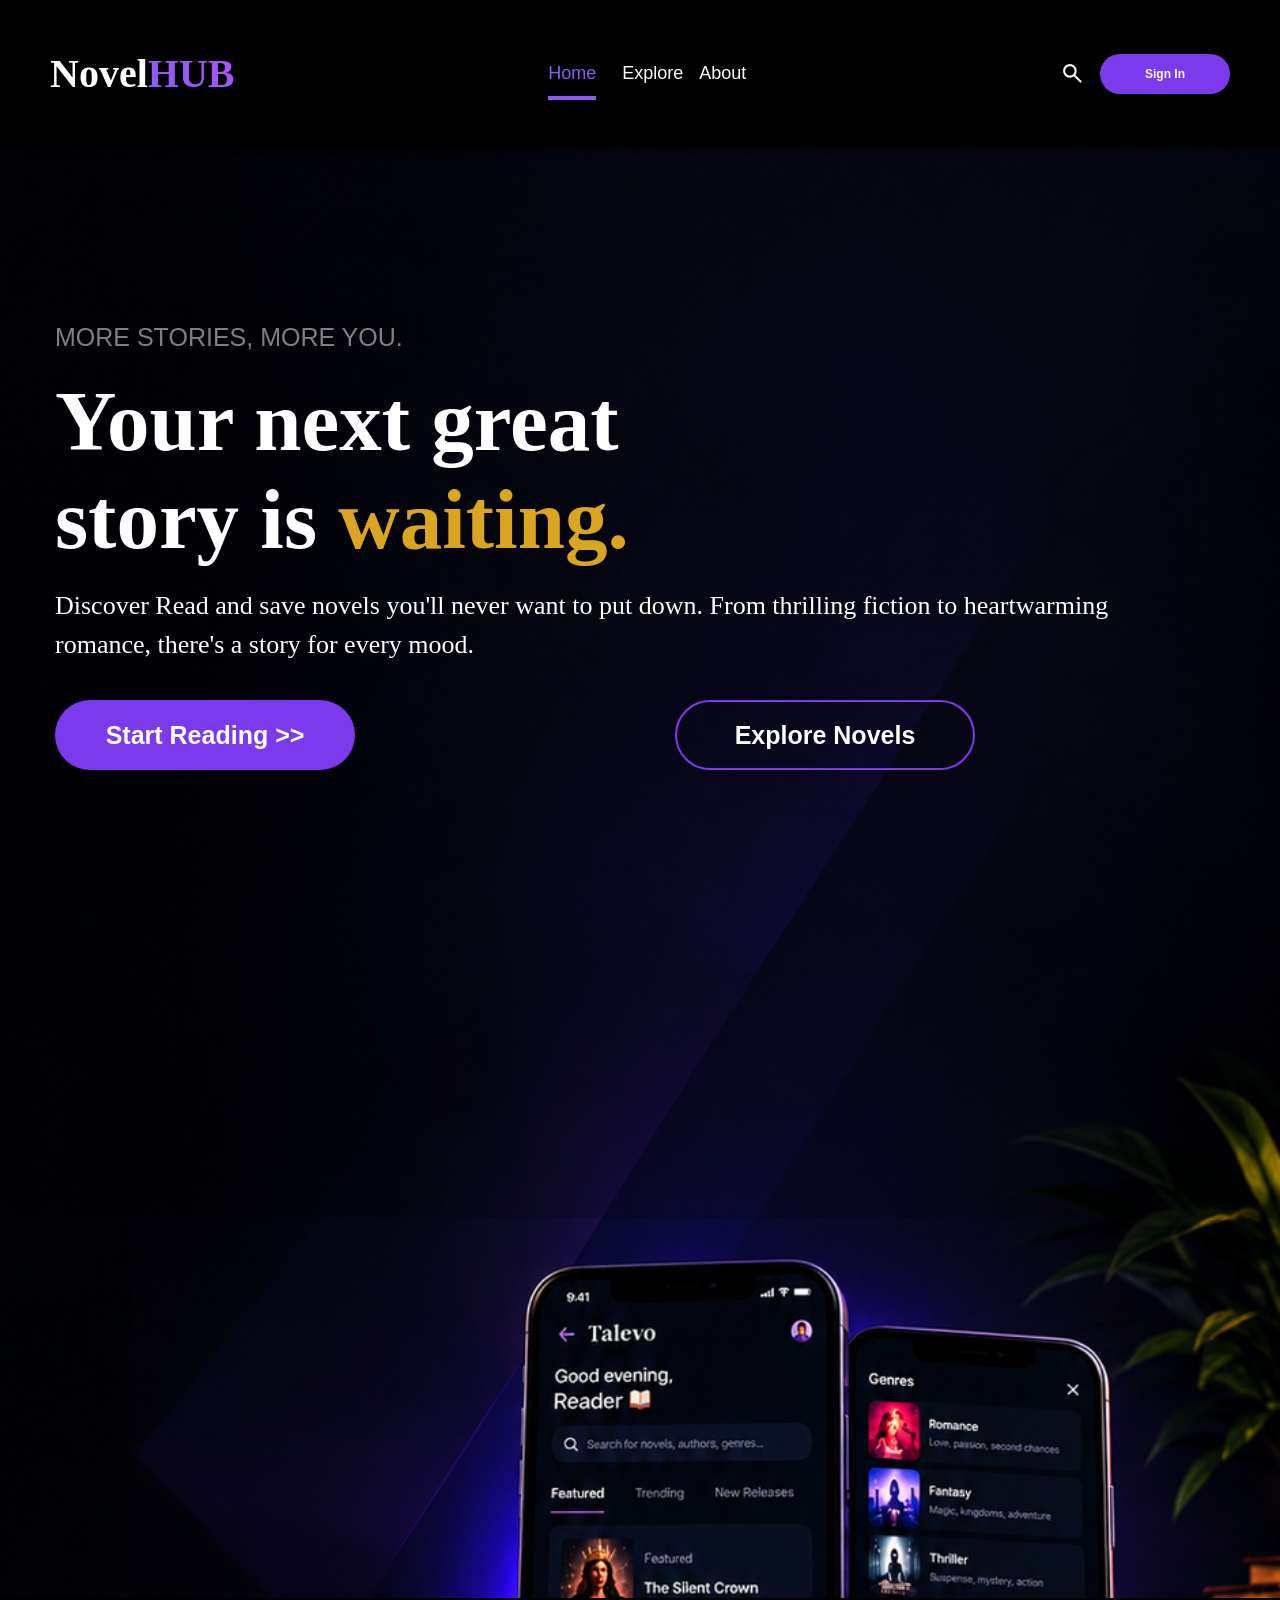
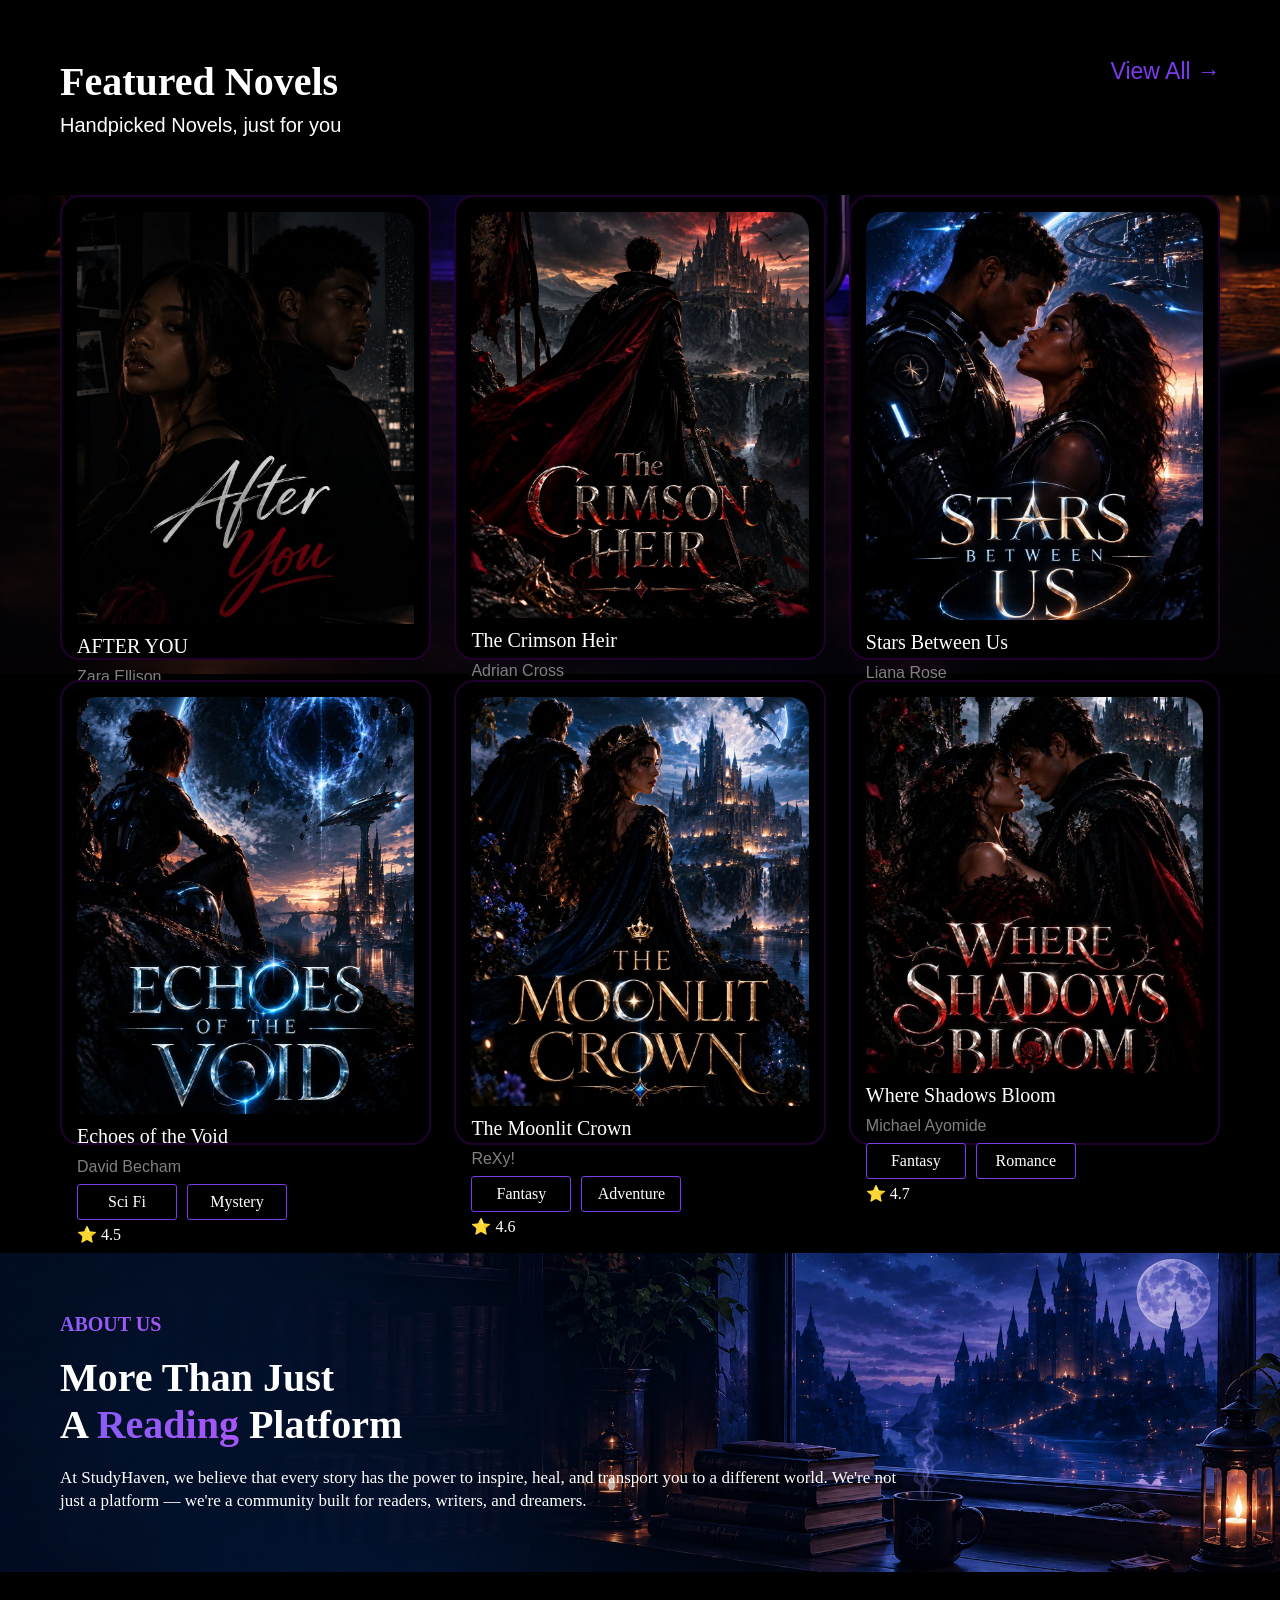
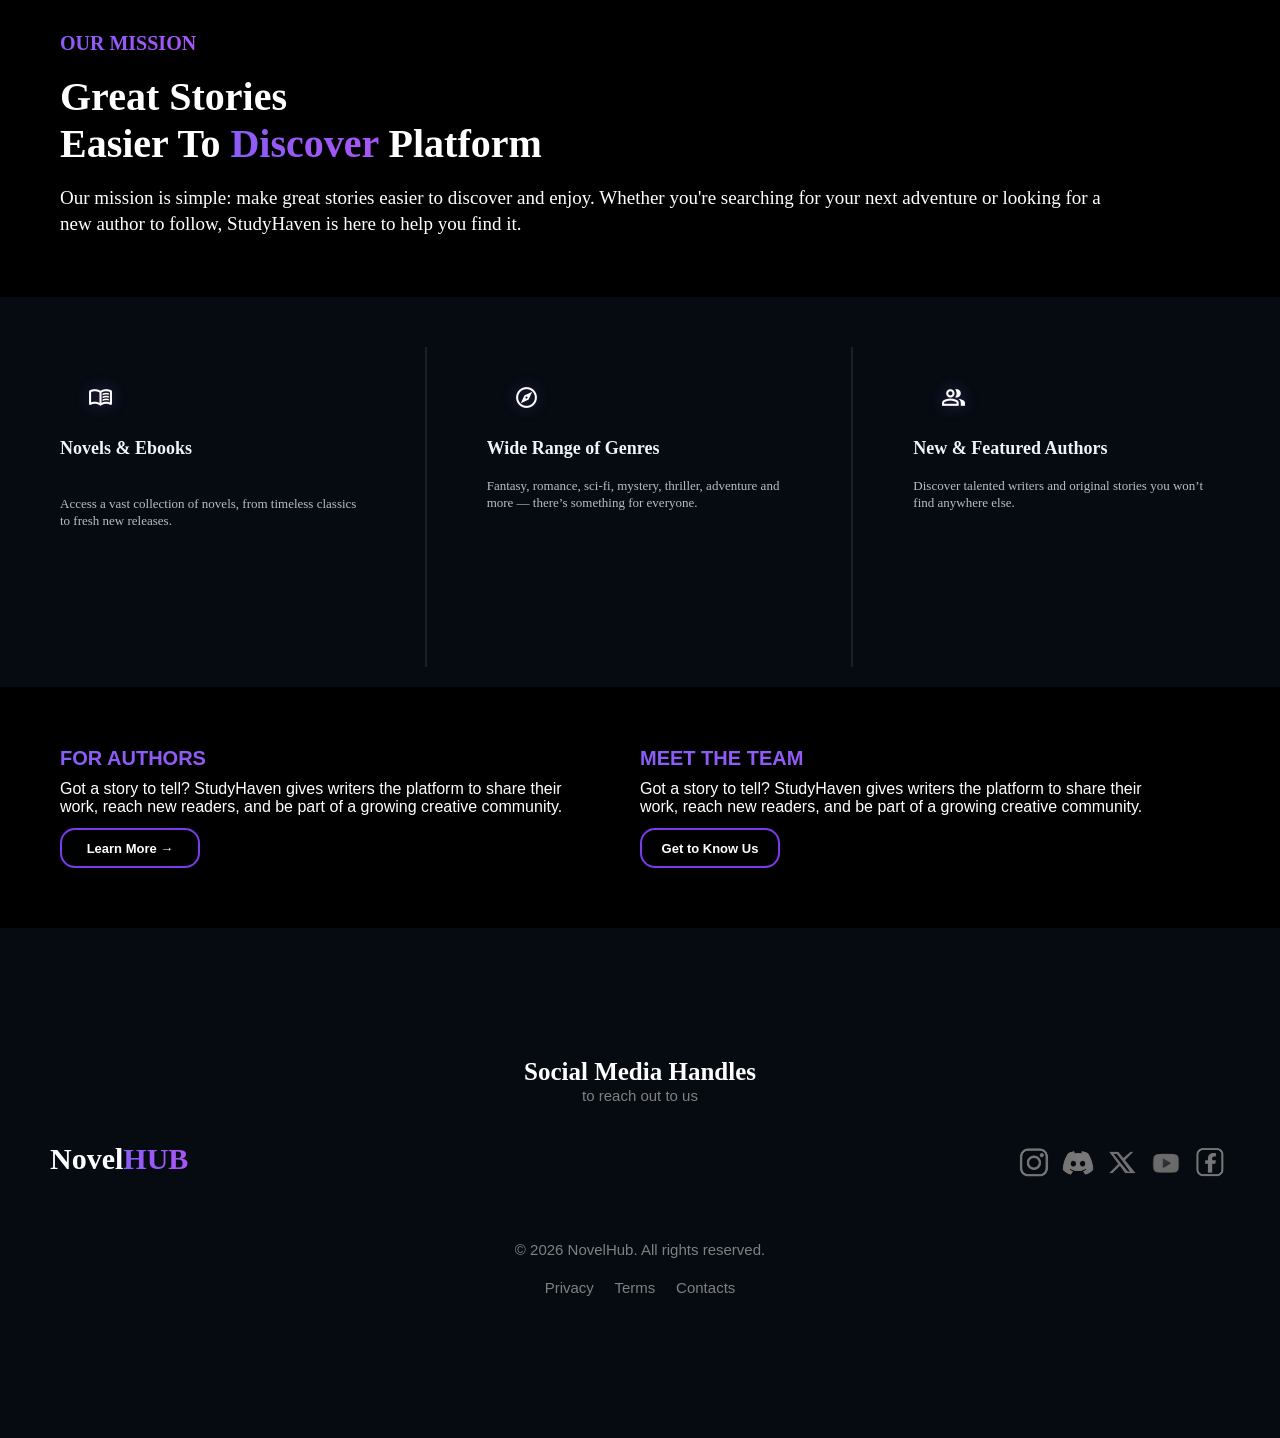
<file: index.html>
<!DOCTYPE html>
<html>
<head>
  <meta http-equiv="CONTENT-TYPE" content="text/html; charset=UTF-8">
  <title>homepage</title>
  <link rel="stylesheet" href="https://fonts.googleapis.com/css2?family=Material+Symbols+Outlined:opsz,wght,FILL,GRAD@20..48,100..700,0..1,-50..200&icon_names=search,explore,menu_book,group">  
  <link rel="stylesheet" href="landingpage.css">
</head>
<body> 
  <section id="home">
<header>
  <div class="story">Novel<span class="haven">HUB</span></div>
  <ul>
    <li><a href="#home">Home</a></li>
    <li><a href="#explore">Explore</a></li>
    <li><a href="#about">About</a></li>
  </ul>
  <div class="searchiconandbutton">
  <span class="material-symbols-outlined">
search
</span>
  <button onclick="window.location.href='login.html'">
    Sign In
  </button>
  </div>
</header>
  <br>
  <div class="bgwriteup">
    <span class="morestories">MORE STORIES, MORE YOU.</span>
    <span class="yournext">Your next great</span>
    <span class="storyis">story is <span>waiting.</span></span><br>
    <p id=discover>
      Discover Read and save 
      novels you'll never want to 
      put down. From thrilling 
      fiction to heartwarming 
      romance, there's a story for
      every mood.
    </p><br><br>
    <div>
    <button class="startreadingbtn" onclick="window.location.href='signup.html'">
      Start Reading >>
    </button>
    <button class="explorenovelsbtn" onclick="window.location.href='signup.html'">
      Explore Novels
    </button>
    </div>
  </div>
</section>
<div class="featurednovelsection" id="explore">
  <span>Featured Novels</span>
  <a>View All →</a>
  <p>Handpicked Novels, just for you
  </p>
</div>
<span class="featuredcardscollation">
<div class="featurednovelcards" onclick="window.location.href='signup.html'">
  <img src="afteryou.jpg">
  <titled>AFTER YOU</titled>
  <author>Zara Ellison</author>
  <div>
  <type>Fantasy</type>
  <type>Romance</type>
  </div>
  <span>⭐ 4.8</span>
</div>
<div class="featurednovelcards" onclick="window.location.href='signup.html'">
  <img src="dcrimsonheir.jpg">
  <titled>The Crimson Heir</titled>
  <author>Adrian Cross</author>
  <div>
  <type>Fantasy</type>
  <type>Adventure</type>
  </div>
  <span>⭐ 4.9</span>
</div>
<div class="featurednovelcards" onclick="window.location.href='signup.html'">
  <img src="starsbetus.jpg">
  <titled>Stars Between Us</titled>
  <author>Liana Rose</author>
  <div>
  <type>Sci-Fi</type>
  <type>Romance</type>
  </div>
  <span>⭐ 4.7</span>
</div>
</span>
<span class="featuredcardscollation2">
<div class="featurednovelcards" onclick="window.location.href='signup.html'">
  <img src="echoesofdvoid.jpg">
  <titled>Echoes of the Void</titled>
  <author>David Becham</author>
  <div>
  <type>Sci Fi</type>
  <type>Mystery</type>
  </div>
  <span>⭐ 4.5</span>
</div>
 <div class="featurednovelcards" onclick="window.location.href='signup.html'">
  <img src="moonlitcrown.jpg">
  <titled>The Moonlit Crown</titled>
  <author>ReXy!</author>
  <div>
  <type>Fantasy</type>
  <type>Adventure</type>
  </div>
  <span>⭐ 4.6</span>
</div>
<div class="featurednovelcards" onclick="window.location.href='signup.html'">
  <img src="whereshadowblooms.jpg">
  <titled>Where Shadows Bloom</titled>
  <author>Michael Ayomide</author>
  <div>
  <type>Fantasy</type>
  <type>Romance</type>
  </div>
  <span>⭐ 4.7</span>
</div>
</span>
<div id="about">
 <br>
<section class="aboutus">
  <mission>ABOUT US</mission><br><br>
  <hd>More Than Just <spin>A <span>Reading</span> Platform</hd></spin><br>
  <p>At StudyHaven, we believe that every story has the power to inspire, heal, and transport you to a different world.
  We're not just a platform — we're a community built for readers, writers, and dreamers.</p>
</section>
<section class="mission">
  <mission>OUR MISSION</mission><br><br>
  <hd>Great Stories <spin>Easier To <span>Discover</span> Platform</hd></spin><br>
  <p>Our mission is simple: make great stories easier to discover and enjoy. Whether you're searching for your next adventure or looking for a new author to follow, StudyHaven is here to help you find it.
</section>
<section class="features">

  <div class="feature">
    <div class="feature-icon">
      <span class="material-symbols-outlined">
menu_book
</span>
    </div>

    <h3>Novels &amp; Ebooks</h3><br>

    <p>
      Access a vast collection of novels, from timeless classics
      to fresh new releases.
    </p>
  </div>

  <div class="feature">
    <div class="feature-icon">
      <span class="material-symbols-outlined">
explore
</span>
    </div>

    <h3>Wide Range of Genres</h3>

    <p>
      Fantasy, romance, sci-fi, mystery, thriller, adventure
      and more — there’s something for everyone.
    </p>
  </div>

  <div class="feature">
    <div class="feature-icon">
      <span class="material-symbols-outlined">
group
</span>
    </div>

    <h3>New &amp; Featured Authors</h3>

    <p>
      Discover talented writers and original stories you
      won’t find anywhere else.
    </p>
  </div>
</section>
<section class="aboutusfooter">
  <div class="forauthorside">
    <forauthors>FOR AUTHORS</forauthors>
    <span>Got a story to tell? StudyHaven gives writers the platform to share their work, reach new readers, and be part of a growing creative community.</span>
    <button onclick="window.location.href='https://wa.me/qr/5OOR54CAPBTBB1'">Learn More →</button>
  </div>
  <div class="meettheteamside">
    <forauthors>MEET THE TEAM</forauthors>
    <span>Got a story to tell? StudyHaven gives writers the platform to share their work, reach new readers, and be part of a growing creative community.</span>
    <button onclick="window.location.href='https://wa.me/qr/5OOR54CAPBTBB1'">Get to Know Us</button>
  </div>
</section>
<section class="socialmedsection">
  <h1>Social Media Handles</h1>
  <p>to reach out to us</p><br><br>
  <spun>
  <div class="story">Novel<span class="haven">HUB</span></div>
  <div class="socialmedlogos">
    <img src="iglogo.png">
    <img src="discordlogo.png">
    <img src="xlogo.png">
    <img src="youtubelogo.png">
    <img src="fblogo.png">
  </div>
  </spun><br><br><br>
  <p>&copy; 2026 NovelHub. All rights reserved.</p><br>
  <p>Privacy &nbsp;&nbsp;&nbsp;&nbsp;Terms &nbsp;&nbsp;&nbsp;&nbsp;Contacts</p>
</section>
</div>

<script src="landingpage.js"></script>
</body>
</html>
</file>
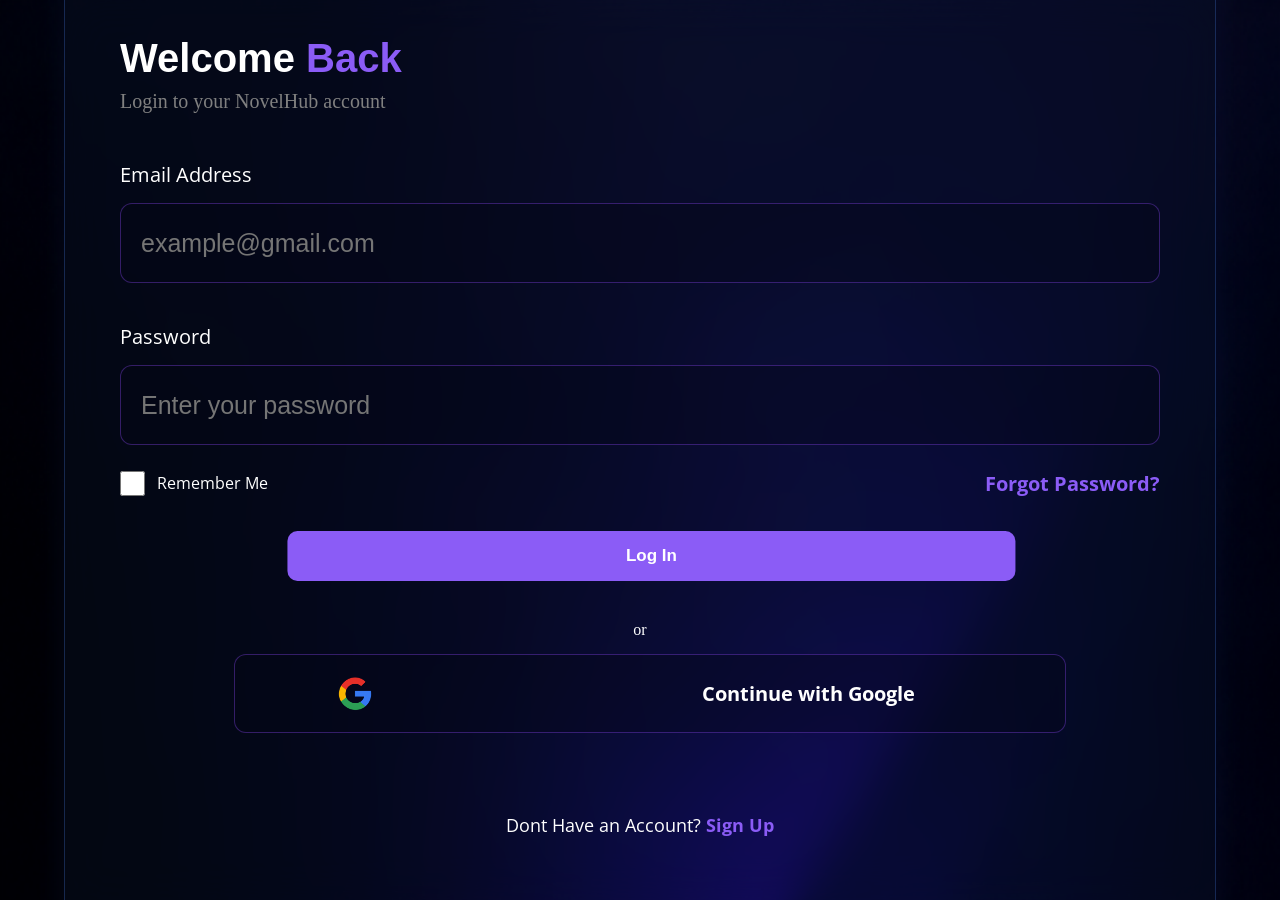
<file: login.html>
<!DOCTYPE html>

<html>
<head>
  <meta http-equiv="CONTENT-TYPE" content="text/html; charset=UTF-8">
  <title>login</title>

  <link rel="preconnect" href="https://fonts.googleapis.com">
  <link rel="preconnect" href="https://fonts.gstatic.com" crossorigin>
  <link href="https://fonts.googleapis.com/css2?family=Open+Sans:ital,wght@0,300..800;1,300..800&display=swap" rel="stylesheet">

  <link rel="stylesheet" href="login.css">
</head>

<body>

  <section class="login-card">

    <div class="login-content">

      <welcome>Welcome <back>Back</back></welcome>

      <p>Login to your NovelHub account</p>

      <label>Email Address</label>
      <input type="email" placeholder="example@gmail.com" class="boxes">

      <label>Password</label>
      <input type="password" placeholder="Enter your password" class="boxes">

      <div class="remember-row">
        <span>
          <input type="checkbox" class="remembermebox">
          <spin>Remember Me</spin>
        </span>

        <a href="">Forgot Password?</a>
      </div>

      <input type="submit" value="Log In" class="loginbtn">

      <or>or</or>

      <div class="contwgoogle">
        <img src="googlelogo.png" alt="Continue with Google" class="googlelogo">
        <p>Continue with Google</p>
      </div>

      <dont>
        Dont Have an Account?
        <a href="signup.html">Sign Up</a>
      </dont>

    </div>

  </section>

</body>
</html>
</file>
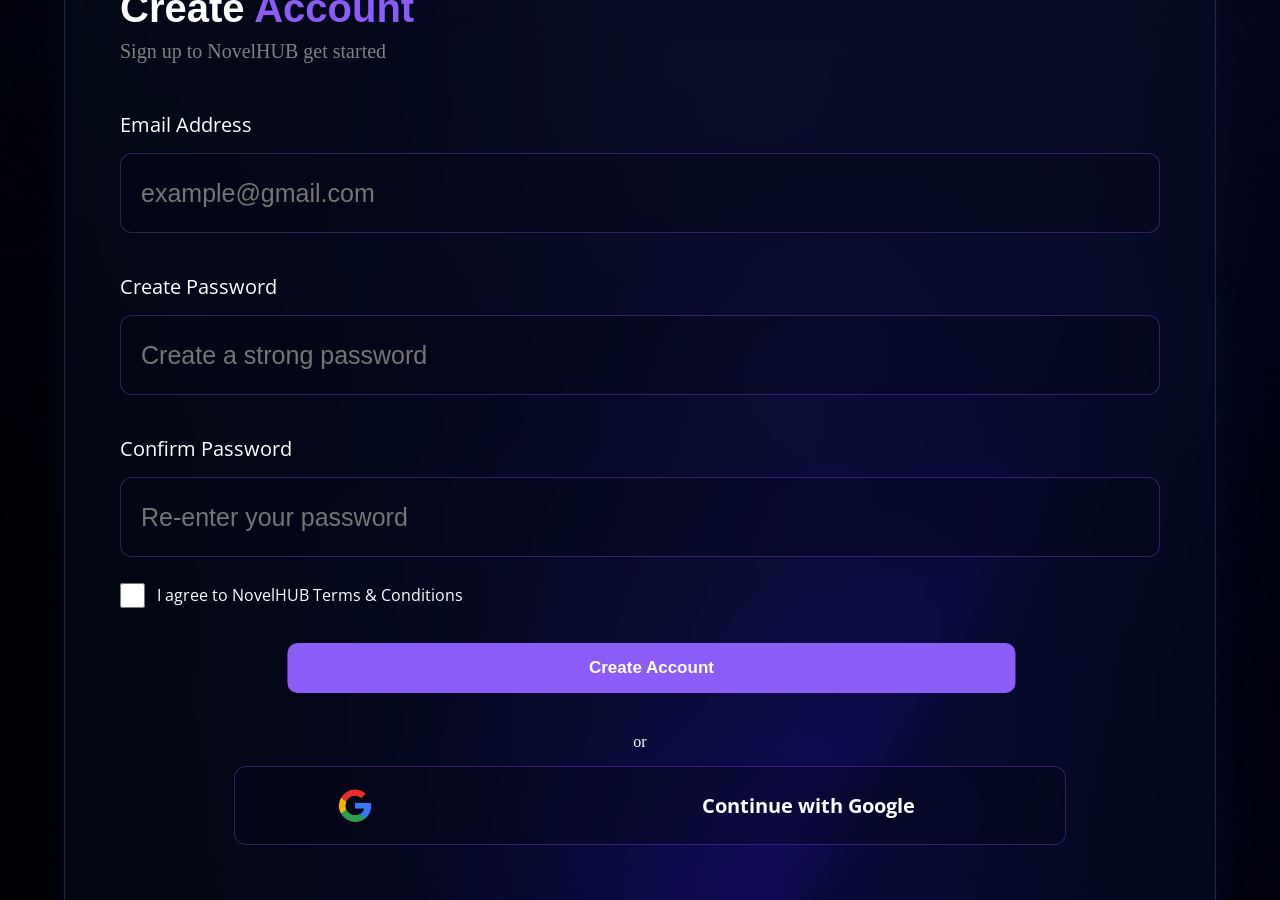
<file: signup.html>
<!DOCTYPE html>

<html>
<head>
  <meta http-equiv="CONTENT-TYPE" content="text/html; charset=UTF-8">
  <title>signup</title>

  <link rel="preconnect" href="https://fonts.googleapis.com">
  <link rel="preconnect" href="https://fonts.gstatic.com" crossorigin>
  <link href="https://fonts.googleapis.com/css2?family=Open+Sans:ital,wght@0,300..800;1,300..800&display=swap" rel="stylesheet">

  <link rel="stylesheet" href="signup.css">
</head>

<body>

  <section class="signup-card">

    <div class="login-content">

      <welcome>Create <back>Account</back></welcome>

      <p>Sign up to NovelHUB get started</p>

      <label>Email Address</label>
      <input type="email" placeholder="example@gmail.com" class="boxes">

      <label> Create Password</label>
      <input type="password" placeholder="Create a strong password" class="boxes">

      <label> Confirm Password</label>
      <input type="password" placeholder="Re-enter your password" class="boxes">

      <div class="remember-row">
        <span>
          <input type="checkbox" class="remembermebox">
          <spin>I agree to NovelHUB Terms & Conditions</spin>
        </span>

      </div>

      <input type="submit" value="Create Account" class="loginbtn">

      <or>or</or>

      <div class="contwgoogle">
        <img src="googlelogo.png" alt="Continue with Google" class="googlelogo">
        <p>Continue with Google</p>
      </div>

      <dont>
        Already Have an Account?
        <a href="login.html">Login</a>
      </dont>

    </div>

  </section>

</body>
</html>
</file>
<file: landingpage.css>
* {
  margin: 0;
  box-sizing: border-box;
  padding: 0;
}
body {
  background-image: url("firstbg.png");
  background-repeat: no-repeat;
  background-size: 100% auto;
  background-color: #000000;
}
/* HEADER SECTION*/
header {
  display: flex;
  width: 100%;
  background-color: rgb(0,0,0);
  padding: 50px;
  justify-content: space-between;
  align-items: center;
  box-shadow: 20px 0 7px;
  transition: 0.6s ease;
  position:fixed;
}
.story {
  color: white;
  font-family: ArialNarrow;
  font-size: 40px;
  font-weight: bold;
}
.haven {
  background: linear-gradient(90deg, #8B5CF6, #A855F7);
-webkit-background-clip: text;
-webkit-text-fill-color: transparent;
  font-weight: bold;
}
header ul {
  list-style: none;
  display: flex;
  justify-content: space between;
  gap: 1rem;
}
header li {
  cursor: pointer;
  font-size: 18px;
  font-family: 'Montserrat', sans-serif;
}
header a:hover,
header a.active {
  color: #8B5CF6;
  border-bottom-width: 4px;
  border-bottom-style: solid;
  border-bottom-color: #8B5CF6;
  padding-bottom: 13px;
  margin-right: 10px;
}

header a{
  text-decoration: none;
  color: white;
  font-family: arial;
  position: relative;
  transition: 0.3s
}
.searchiconandbutton {
  display: flex;
  gap: 15px;
  align-items: center;
}
.material-symbols-outlined {
  color: white;
  font-size: 25px;
}
header button {
  background-color: #7C3AED;
  color: white;
  padding: 5px;
  font-size: 12px;
  width: 130px;
  height: 40px;
  border-radius: 20px;
  border: none;
  font-weight: bold;
  text-align: center;
}

.bgwriteup {
  background-color: rgba(0,0,0,0.2);
  width: 100%;
  height: 1200px;
  padding: 55px;
  color: white
}
.morestories {
  color: gray;
  display: block;
  padding-top: 250px;
  font-family: Arial;
  font-size: 25px;
}
.yournext {
  font-family: times new roman;
  font-size: 85px;
  font-weight: bold;
  display: block;
  padding-top: 20px
}
.storyis {
  font-family: times new roman;
  font-size: 85px;
  font-weight: bold;
  display: block;
}
.storyis span {
  color: goldenrod
}
#discover {
  padding-right: 90px;
  line-height: 1.5;
  font-size: 26px;
  font-family: verdana;
}
.bgwriteup button {
  width: 300px;
  height: 70px;
  border-radius: 40px;
  font-size: 25px;
  padding: 10px
}
.bgwriteup div {
  display: flex;
  justify-content: space-between;
  padding-right: 250px
}
.explorenovelsbtn{
  border: 2px solid #7C3AED;
  background-color: transparent;
  color:white;
  font-weight: bold
}
.startreadingbtn {
  border: none;
  color: white;
  background-color: #7C3AED;
  font-weight: bold
}
/* FEATURED NOVELS*/
.featurednovelsection {
  margin-top: 380px;
  display: grid;
  background-color: black;
  padding: 60px;
  justify-content: space-between;
  align-content: center
}
.featurednovelsection span {
  font-family: times new roman;
  font-size: 40px;
  color: white;
  font-weight: bold;
  grid-column: 1;
}
.featurednovelsection a {
  color:#7C3AED;
  font-size: 23px;
  font-family: arial;
  text-decoration: none;
  grid-column: 2;
}
.featurednovelsection p{
  color:white;
  grid-column:1;
  font-size: 20px;
  line-height: 20px;
  padding-top: 10px;
  font-family: arial
}
.featurednovelcards {
  background-color: black;
  border: 2px solid #21002E;
  width: 32%;
  height: 465px;
  border-radius: 20px;
  padding: 15px
}
.featuredcardscollation {
  display: flex;
  padding-left: 60px;
  padding-right: 60px;
  justify-content: space-between;
}
.featuredcardscollation titled {
  color:white;
  display: block;
  font-family: times new roman;
  font-size: 20px;
  padding-top: 7px;
}
.featuredcardscollation author {
  color: gray;
  display: block;
  font-family: arial;
  padding-top: 10px;
}
.featuredcardscollation type {
  background-color: black;
  color:white;
  border-radius: 3px;
  padding: 8px;
  font-family: verdana;
  width: 100px;
  text-align: center;
  border: 1px solid #7C3AED;
}
.featurednovelcards div{
  display: flex;
  gap: 10px;
  margin-top: 8px
}
.featuredcardscollation span {
  display: block;
  color:white;
  padding-top: 5px;
}
.featurednovelcards img {
  width:100%;
  border-top-left-radius: 20px;
  border-top-right-radius: 20px;
}
/* SECOND COLLECTION*/
.featuredcardscollation2 {
  display: flex;
  padding-left: 60px;
  padding-right: 60px;
  justify-content: space-between;
  margin-top: 20px;
}
.featuredcardscollation2 titled {
  color:white;
  display: block;
  font-family: times new roman;
  font-size: 20px;
  padding-top: 7px;
}
.featuredcardscollation2 author {
  color: gray;
  display: block;
  font-family: arial;
  padding-top: 10px;
}
.featuredcardscollation2 type {
  background-color: black;
  color:white;
  border-radius: 3px;
  padding: 8px;
  font-family: verdana;
  width: 100px;
  text-align: center;
  border: 1px solid #7C3AED;
}
.featuredcardscollation2 span {
  display: block;
  color:white;
  padding-top: 5px;
}
.featurednovelcards2 {
  background-color: black;
  border: 2px solid #7C3AED;
  width: 32%;
  height: 465px;
  border-radius: 20px;
  padding: 15px
}
/* ABOUT US */
.aboutus {
  background-image: url("about-bg.png");
  background-size: cover;
  background-position: center;
  background-repeat: no-repeat;
  padding: 60px;
  margin-top: 90px;
}
.aboutus mission {
  background: linear-gradient(90deg, #8B5CF6, #A855F7);
-webkit-background-clip: text;
-webkit-text-fill-color: transparent;
  font-weight: bold;
  font-family: verdana;
  font-size: 20px
}
.aboutus hd {
  font-family: Times New Roman;
  Color: white;
  font-size:40px;
  display: block;
  font-weight: bold;
}
.aboutus hd spin {
  display: block;
}
.aboutus hd span{
  background: linear-gradient(90deg, #8B5CF6, #A855F7);
-webkit-background-clip: text;
-webkit-text-fill-color: transparent;
  font-weight: bold;
}
.aboutus p {
  color:white;
  font-family: arial narrow;
  font-size: 17px;
  padding-right: 300px;
  line-height: 23px;
}
/* OUR MISSION */
.mission {
  padding: 60px;
  margin-top: 0px;
}
.mission mission {
  background: linear-gradient(90deg, #8B5CF6, #A855F7);
-webkit-background-clip: text;
-webkit-text-fill-color: transparent;
  font-weight: bold;
  font-family: verdana;
  font-size: 20px
}
.mission hd {
  font-family: Times New Roman;
  Color: white;
  font-size:40px;
  display: block;
  font-weight: bold;
}
.mission hd spin {
  display: block;
}
.mission hd span{
  background: linear-gradient(90deg, #8B5CF6, #A855F7);
-webkit-background-clip: text;
-webkit-text-fill-color: transparent;
  font-weight: bold;
}
.mission p {
  color:white;
  font-family: arial narrow;
  font-size: 19px;
  padding-right: 100px;
  line-height: 26px;
}
/* FEATURES SECTION*/
.features {
  width: 100%;
  max-width: 1400px;
  display: grid;
  grid-template-columns: repeat(3, 1fr);
  background: #050b11;
  height: 390px;
  padding-top: 50px;
  padding-bottom: 70px;
}

.feature {
  padding: 10px 60px 20px;
  min-height: 320px;
  border-right: 2px solid #18202b;
}

.feature:last-child {
  border-right: none;
}

/* Icons */
.feature-icon {
  width: 80px;
  height: 80px;

  display: flex;
  align-items: center;
  justify-content: center;

  color: #000000;
  font-size: 70px;

  text-shadow: 0 0 15px rgba(139, 92, 246, 0.45);
}

/* Headings */
.feature h3 {
  margin: 0 0 18px;

  color: #f1f3f7;
  font-size: 18px;
  font-weight: 600;
  line-height: 1.3;
}

/* Paragraph */
.feature p {
  margin: 0;

  max-width: 390px;

  color: #b8bec8;
  font-size: 13px;
  line-height: 1.3;
}
.aboutusfooter {
  display: flex;
  padding: 60px;
  justify-content: space-between;
}
.aboutusfooter forauthors{
  display: block;
  background: linear-gradient(90deg, #8B5CF6, #A855F7);
-webkit-background-clip: text;
-webkit-text-fill-color: transparent;
  font-weight: bold;
  font-size: 20px;
  font-family: helvetica;
}
.forauthorside{
  color:white;
  gap: 50px;
}
.forauthorside span {
  padding-right: 70px;
  color:white;
  display: block;
  padding-top: 10px;
  font-family: arial;
}
.meettheteamside span {
  padding-right: 70px;
  color:white;
  display: block;
  padding-top: 10px;
  font-family: arial;
}
.meettheteamside button{
  background-color: transparent;
  color: white;
  font-weight: bold;
  padding: 7px;
  border-radius: 15px;
  width: 140px;
  height: 40px;
  font-size: 13px;
  margin-top: 12px;
  border: 2px solid #7C3AED;
}
.forauthorside button{
  background-color: transparent;
  color: white;
  font-weight: bold;
  padding: 7px;
  border-radius: 15px;
  width: 140px;
  height: 40px;
  font-size: 13px;
  margin-top: 12px;
  border: 2px solid #7C3AED;
}
.socialmedsection{
  padding: 50px;
  background: #050b11;
  height: 510px;
}
.socialmedsection h1 {
  text-align: center;
  color: white;
  font-family: ArialNarrow;
  font-size: 25px;
  font-weight: bold;
  padding-top: 80px;
}
.socialmedsection p {
  text-align: center;
  color: gray;
  font-family: Arial;
  font-size: 15px;
  line-height: 20px;
}
.socialmedsection spun{
  display: flex;
  justify-content: space-between
}
.socialmedsection .story {
  font-size: 30px;
}
.socialmedlogos img {
  width:40px;
}
.socialmedlogos img:nth-child(4) {
  transform: translateY(-6px);
}
</file>
<file: login.css>
* {
  margin: 0;
  box-sizing: border-box;
  padding: 0;
}
a {
  text-decoration: none;
}
body {
  margin: 0;
  min-height: 100vh;
  background-image: url(loginbg.png);
  background-size: cover;
  background-repeat: no-repeat;
  overflow: hidden;
}

.login-card {
  width: 90%;
  padding: 55px;
  height: 1100px;
  background: rgba(10, 20, 40, 0.38);
  border: 1px solid rgba(80, 140, 255, 0.25);
  border-radius: 24px;
  box-shadow:
    0 0 30px rgba(40, 100, 255, 0.08),
    0 20px 60px rgba(0, 0, 0, 0.35);
  backdrop-filter: blur(22px);
  -webkit-backdrop-filter: blur(22px);
  color: white;
  position: fixed;
  top: 50%;
  left: 50%;
  transform: translate(-50%, -50%);
}

.signup-card {
  width: 90%;
  padding: 55px;
  height: 1200px;
  background: rgba(10, 20, 40, 0.38);
  border: 1px solid rgba(80, 140, 255, 0.25);
  border-radius: 24px;
  box-shadow:
    0 0 30px rgba(40, 100, 255, 0.08),
    0 20px 60px rgba(0, 0, 0, 0.35);
  backdrop-filter: blur(22px);
  -webkit-backdrop-filter: blur(22px);
  color: white;
  position: fixed;
  top: 50%;
  left: 50%;
  transform: translate(-50%, -50%);
}
/* MOVE EVERYTHING TOGETHER */
.login-content {
  transform: translateY(80px);
}
/* WELCOME */
.login-card welcome {
  display: block;
  color: white;
  font-family: Inter, sans-serif;
  font-size: 40px;
  font-weight: bold;
}
.login-card back {
  color: #8B5CF6;
  font-weight: bold;
}
/* DESCRIPTION */
.login-card p {
  color: gray;
  font-family: "Times New Roman", serif;
  font-size: 20px;
  line-height: 2;
}
/* LABELS */
.login-card label {
  display: block;
  font-family: "Open Sans", sans-serif;
  font-size: 20px;
  margin-top: 40px;
}
/* INPUT BOXES */
.boxes {
  display: block;
  width: 100%;
  height: 80px;
  background: rgba(8, 7, 24, 0.35);
  border: 1px solid rgba(145, 76, 255, 0.35);
  border-radius: 12px;
  padding: 0 20px;
  color: white;
  font-family: "Inter", sans-serif;
  font-size: 25px;
  margin-top: 15px;
  outline: none;
  transition: all 0.25s ease;
}
.boxes:focus {
  border-color: #914cff;
  box-shadow:
    0 0 0 3px rgba(145, 76, 255, 0.10),
    0 0 18px rgba(145, 76, 255, 0.12);
}
/* REMEMBER ME + FORGOT PASSWORD */
.remember-row {
  display: flex;
  justify-content: space-between;
  align-items: center;
  transform: translateY(20px);
}

.remember-row span {
  display: flex;
  align-items: center;
  gap: 0.3rem;
}

.remember-row span spin {
  font-family: "Open Sans", sans-serif;
  margin: 7px;
}

.remember-row a {
  font-family: "Open Sans", sans-serif;
  font-size: 20px;
  text-decoration: none;
  font-weight: bold;
  color: #8B5CF6;
}
/* CHECKBOX */
input[type="checkbox"] {
  width: 25px;
  height: 25px;
  accent-color: #8B5CF6;
  border: none;
}
/* LOGIN BUTTON */
.loginbtn {
  background-color: #8B5CF6;
  display: block;
  color: white;
  font-size: 17px;
  border: none;
  border-radius: 10px;
  width: 70%;
  padding: 8px;
  font-weight: bold;
  transform: translateX(23%);
  height: 50px;
  margin-top: 50px;
}
/* OR */
or {
  text-align: center;
  color: white;
  padding-top: 40px;
  display: block;
}
/* GOOGLE BUTTON */
.contwgoogle {
  display: flex;
  justify-content: space-between;
  width: 80%;
  height: 79px;
  background: rgba(8, 7, 24, 0.35);
  border: 1px solid rgba(145, 76, 255, 0.35);
  border-radius: 12px;
  margin-left: 11%;
  margin-top: 15px;
  cursor: pointer;
  gap: 1rem;
  align-items: center;
}

.googlelogo {
  width: 40px;
  margin-left: 100px;
}

.contwgoogle p {
  font-family: "Open Sans", sans-serif;

  font-weight: bold;

  color: white;
  margin-right: 150px;
}


/* DON'T HAVE AN ACCOUNT */
.login-card dont {
  display: block;
  text-align: center;
  font-family: "Open Sans", sans-serif;
  font-size: 18px;
  color: white;
  margin-top: 80px;
}
.login-card dont a {
  text-decoration: none;
  font-weight: bold;
  color: #8B5CF6;
}
</file>
<file: signup.css>
* {
  margin: 0;
  box-sizing: border-box;
  padding: 0;
}
a {
  text-decoration: none;
}
body {
  margin: 0;
  min-height: 100vh;
  background-image: url(loginbg.png);
  background-size: cover;
  background-repeat: no-repeat;
  overflow: hidden;
}
.signup-card {
  width: 90%;
  padding: 55px;
  height: 1200px;
  background: rgba(10, 20, 40, 0.38);
  border: 1px solid rgba(80, 140, 255, 0.25);
  border-radius: 24px;
  box-shadow:
    0 0 30px rgba(40, 100, 255, 0.08),
    0 20px 60px rgba(0, 0, 0, 0.35);
  backdrop-filter: blur(22px);
  -webkit-backdrop-filter: blur(22px);
  color: white;
  position: fixed;
  top: 50%;
  left: 50%;
  transform: translate(-50%, -50%);
}
/* MOVE EVERYTHING TOGETHER */
.login-content {
  transform: translateY(80px);
}
/* WELCOME */
.signup-card welcome {
  display: block;
  color: white;
  font-family: Inter, sans-serif;
  font-size: 40px;
  font-weight: bold;
}
.signup-card back {
  color: #8B5CF6;
  font-weight: bold;
}
/* DESCRIPTION */
.signup-card p {
  color: gray;
  font-family: "Times New Roman", serif;
  font-size: 20px;
  line-height: 2;
}
/* LABELS */
.signup-card label {
  display: block;
  font-family: "Open Sans", sans-serif;
  font-size: 20px;
  margin-top: 40px;
}
/* INPUT BOXES */
.boxes {
  display: block;
  width: 100%;
  height: 80px;
  background: rgba(8, 7, 24, 0.35);
  border: 1px solid rgba(145, 76, 255, 0.35);
  border-radius: 12px;
  padding: 20px;
  color: white;
  font-family: "Inter", sans-serif;
  font-size: 25px;
  margin-top: 15px;
  outline: none;
  transition: all 0.25s ease;
}
.boxes:focus {
  border-color: #914cff;
  box-shadow:
    0 0 0 3px rgba(145, 76, 255, 0.10),
    0 0 18px rgba(145, 76, 255, 0.12);
}
/* REMEMBER ME + FORGOT PASSWORD */
.remember-row {
  display: flex;
  justify-content: space-between;
  align-items: center;
  transform: translateY(20px);
}

.remember-row span {
  display: flex;
  align-items: center;
  gap: 0.3rem;
}

.remember-row span spin {
  font-family: "Open Sans", sans-serif;
  margin: 7px;
}

.remember-row a {
  font-family: "Open Sans", sans-serif;
  font-size: 20px;
  text-decoration: none;
  font-weight: bold;
  color: #8B5CF6;
}
/* CHECKBOX */
input[type="checkbox"] {
  width: 25px;
  height: 25px;
  accent-color: #8B5CF6;
  border: none;
}
/* LOGIN BUTTON */
.loginbtn {
  background-color: #8B5CF6;
  display: block;
  color: white;
  font-size: 17px;
  border: none;
  border-radius: 10px;
  width: 70%;
  padding: 8px;
  font-weight: bold;
  transform: translateX(23%);
  height: 50px;
  margin-top: 50px;
}
/* OR */
or {
  text-align: center;
  color: white;
  padding-top: 40px;
  display: block;
}
/* GOOGLE BUTTON */
.contwgoogle {
  display: flex;
  justify-content: space-between;
  width: 80%;
  height: 79px;
  background: rgba(8, 7, 24, 0.35);
  border: 1px solid rgba(145, 76, 255, 0.35);
  border-radius: 12px;
  margin-left: 11%;
  margin-top: 15px;
  cursor: pointer;
  gap: 1rem;
  align-items: center;
}

.googlelogo {
  width: 40px;
  margin-left: 100px;
}

.contwgoogle p {
  font-family: "Open Sans", sans-serif;

  font-weight: bold;

  color: white;
  margin-right: 150px;
}


/* DON'T HAVE AN ACCOUNT */
.signup-card dont {
  display: block;
  text-align: center;
  font-family: "Open Sans", sans-serif;
  font-size: 18px;
  color: white;
  margin-top: 80px;
}
.signup-card dont a {
  text-decoration: none;
  font-weight: bold;
  color: #8B5CF6;
}
</file>
